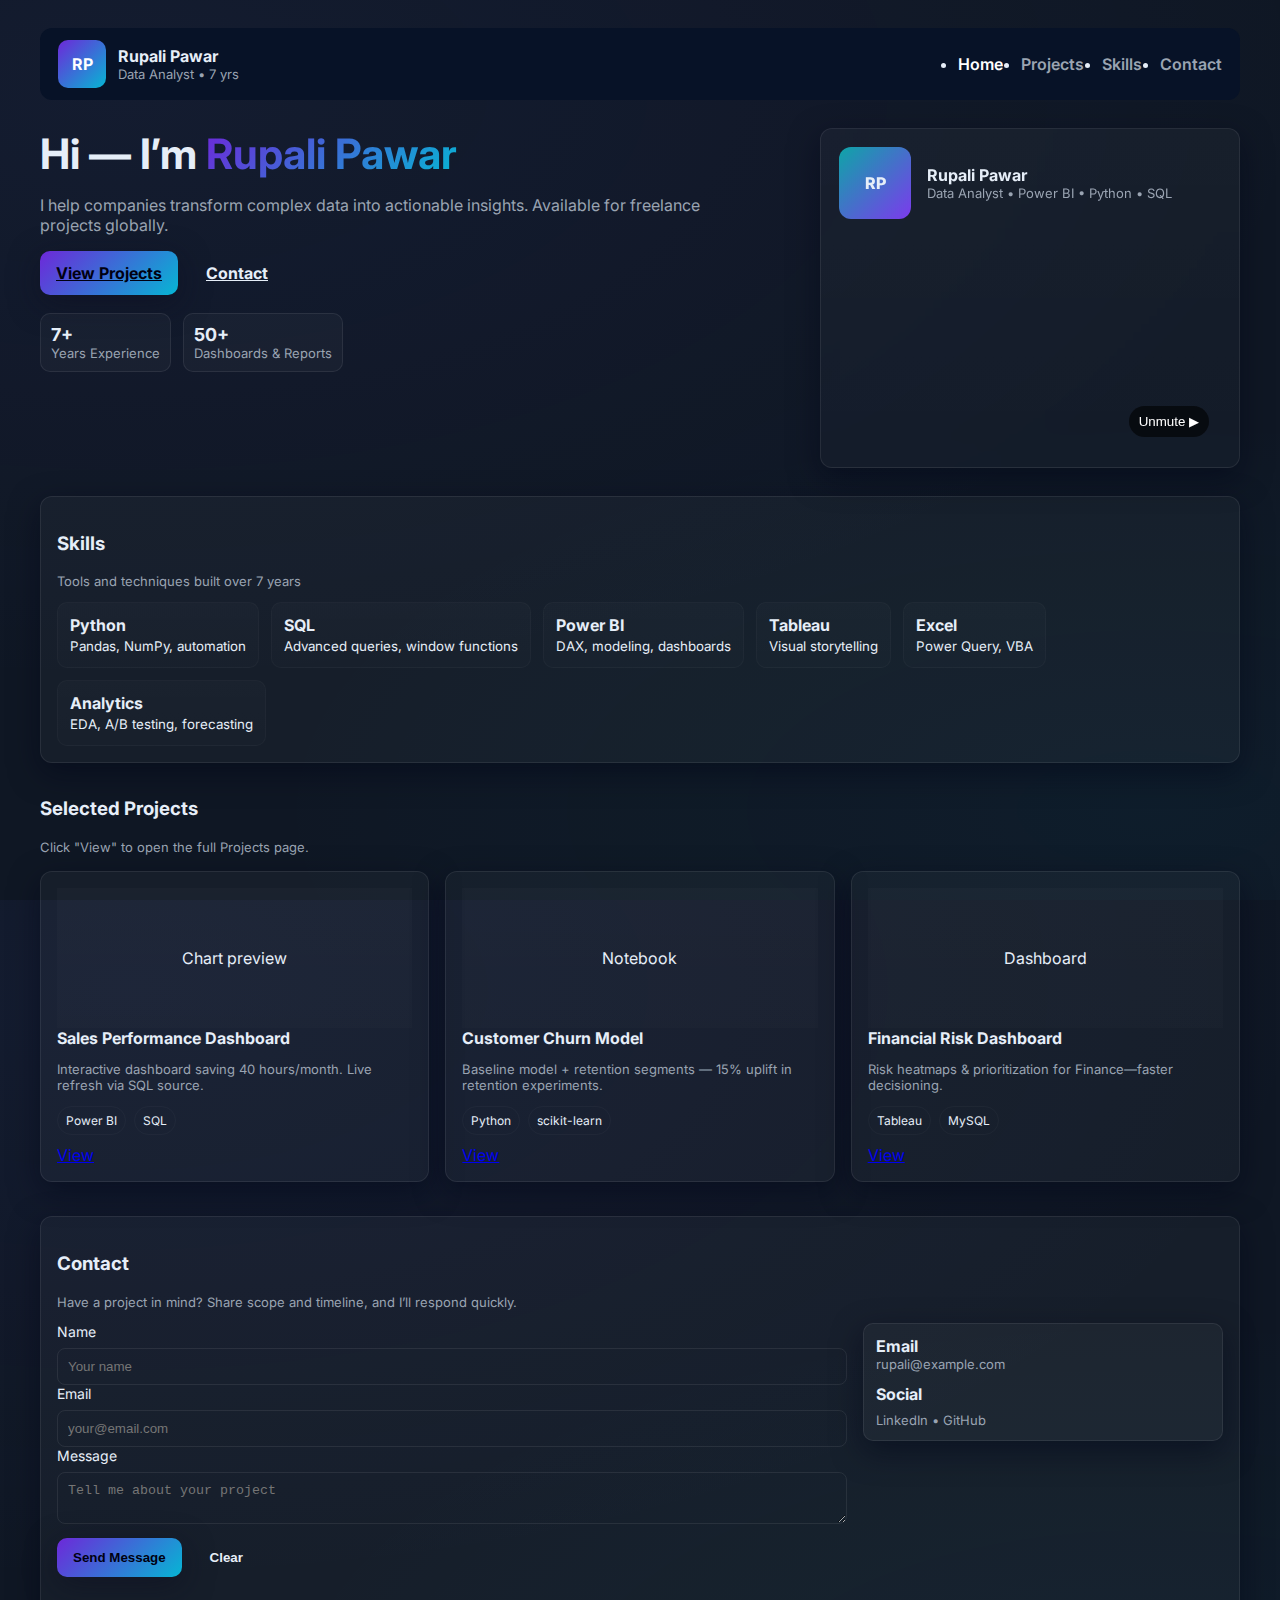
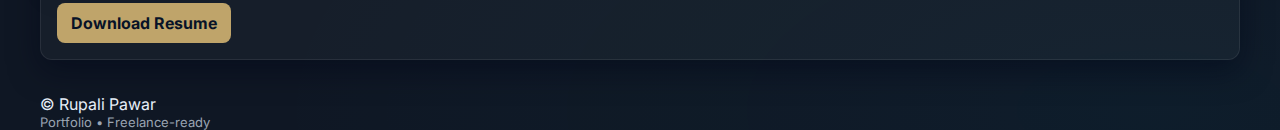
<file: index.html>
<!doctype html>
<html lang="en">
<head>
  <meta charset="utf-8" />
  <meta name="viewport" content="width=device-width,initial-scale=1" />
  <title>Rupali Pawar — Data Analyst (Dashboard)</title>

  <link href="https://fonts.googleapis.com/css2?family=Inter:wght@300;400;600;700;800&display=swap" rel="stylesheet">
  <link rel="stylesheet" href="style.css">
  <script defer src="script.js"></script>
</head>
<body>
  <div class="container">

    <!-- NAV -->
    <header class="nav">
      <div class="brand">
        <div class="logo">RP</div>
        <div class="brand-text">
          <div class="brand-name">Rupali Pawar</div>
          <div class="brand-role">Data Analyst • 7 yrs</div>
        </div>
      </div>

      <nav class="nav-menu" aria-label="Main navigation">
        <ul>
          <li><a href="index.html" class="nav-link active">Home</a></li>
          <li><a href="projects.html" class="nav-link">Projects</a></li>
          <li><a href="#skills" class="nav-link">Skills</a></li>
          <li><a href="#contact" class="nav-link cta">Contact</a></li>
        </ul>

        <button class="hamburger" aria-label="Toggle menu" aria-expanded="false">☰</button>
      </nav>
    </header>

    <!-- HERO -->
    <main>
      <section class="hero reveal" id="intro">
        <div class="hero-left">
          <h1>Hi — I’m <span class="accent">Rupali Pawar</span></h1>
          <p class="lead">I help companies transform complex data into actionable insights. Available for freelance projects globally.</p>

          <div class="btns">
            <a class="btn btn-primary" href="projects.html">View Projects</a>
            <a class="btn btn-ghost" href="#contact">Contact</a>
          </div>

          <div class="quick-stats">
            <div class="stat">
              <div class="stat-num">7+</div>
              <div class="stat-label muted">Years Experience</div>
            </div>
            <div class="stat">
              <div class="stat-num">50+</div>
              <div class="stat-label muted">Dashboards & Reports</div>
            </div>
          </div>
        </div>

        <aside class="hero-right card">
          <div class="profile">
            <div class="avatar">RP</div>
            <div>
              <div style="font-weight:700">Rupali Pawar</div>
              <div class="small muted">Data Analyst • Power BI • Python • SQL</div>
            </div>
          </div>

          <div class="video-preview">
            <!-- placeholder video (replace VIDEO_ID) -->
            <iframe id="introVideo" class="video" src="https://www.youtube.com/embed/VIDEO_ID_HERE?autoplay=1&mute=1&rel=0&modestbranding=1&playsinline=1"
              title="Rupali Pawar — Intro" frameborder="0" allow="autoplay; encrypted-media; picture-in-picture" allowfullscreen></iframe>
            <button id="videoToggle" class="video-toggle">Unmute ▶</button>
          </div>
        </aside>
      </section>

      <!-- SKILLS -->
      <section id="skills" class="reveal card">
        <h3>Skills</h3>
        <p class="small muted">Tools and techniques built over 7 years</p>
        <div class="skills-grid">
          <div class="skill"><b>Python</b><small>Pandas, NumPy, automation</small></div>
          <div class="skill"><b>SQL</b><small>Advanced queries, window functions</small></div>
          <div class="skill"><b>Power BI</b><small>DAX, modeling, dashboards</small></div>
          <div class="skill"><b>Tableau</b><small>Visual storytelling</small></div>
          <div class="skill"><b>Excel</b><small>Power Query, VBA</small></div>
          <div class="skill"><b>Analytics</b><small>EDA, A/B testing, forecasting</small></div>
        </div>
      </section>

      <!-- PROJECTS PREVIEW -->
      <section id="projects-preview" class="reveal">
        <h3>Selected Projects</h3>
        <p class="small muted">Click "View" to open the full Projects page.</p>

        <div class="projects-grid">
          <article class="project card">
            <div class="thumb">Chart preview</div>
            <div class="meta">
              <h4>Sales Performance Dashboard</h4>
              <p class="small muted">Interactive dashboard saving 40 hours/month. Live refresh via SQL source.</p>
              <div class="chips"><span class="chip">Power BI</span><span class="chip">SQL</span></div>
              <div style="margin-top:10px"><a href="projects.html">View</a></div>
            </div>
          </article>

          <article class="project card">
            <div class="thumb">Notebook</div>
            <div class="meta">
              <h4>Customer Churn Model</h4>
              <p class="small muted">Baseline model + retention segments — 15% uplift in retention experiments.</p>
              <div class="chips"><span class="chip">Python</span><span class="chip">scikit-learn</span></div>
              <div style="margin-top:10px"><a href="projects.html">View</a></div>
            </div>
          </article>

          <article class="project card">
            <div class="thumb">Dashboard</div>
            <div class="meta">
              <h4>Financial Risk Dashboard</h4>
              <p class="small muted">Risk heatmaps & prioritization for Finance—faster decisioning.</p>
              <div class="chips"><span class="chip">Tableau</span><span class="chip">MySQL</span></div>
              <div style="margin-top:10px"><a href="projects.html">View</a></div>
            </div>
          </article>
        </div>
      </section>

      <!-- CONTACT -->
      <section id="contact" class="reveal card">
        <h3>Contact</h3>
        <p class="small muted">Have a project in mind? Share scope and timeline, and I’ll respond quickly.</p>

        <div class="contact-grid">
          <div>
            <form id="contactForm">
              <label for="name">Name</label>
              <input id="name" name="name" placeholder="Your name" required>

              <label for="email">Email</label>
              <input id="email" name="email" type="email" placeholder="your@email.com" required>

              <label for="message">Message</label>
              <textarea id="message" name="message" placeholder="Tell me about your project" required></textarea>

              <div style="display:flex;gap:12px;margin-top:10px">
                <button type="submit" class="btn btn-primary">Send Message</button>
                <button type="reset" class="btn btn-ghost">Clear</button>
              </div>

              <div style="margin-top:14px">
                <a class="btn-resume" href="Rupali_Pawar_Resume.pdf" download>Download Resume</a>
              </div>
            </form>
          </div>

          <aside>
            <div class="card" style="padding:12px;border-radius:10px">
              <div style="font-weight:700">Email</div>
              <div class="small muted">rupali@example.com</div>

              <div style="margin-top:12px;font-weight:700">Social</div>
              <div style="margin-top:8px" class="small muted">LinkedIn • GitHub</div>
            </div>
          </aside>
        </div>
      </section>

    </main>

    <footer class="reveal">
      <div>© <span id="year"></span> Rupali Pawar</div>
      <div class="small muted">Portfolio • Freelance-ready</div>
    </footer>
  </div>

  <!-- toast -->
  <div id="toast" class="toast" aria-live="polite"></div>

</body>
</html>
</file>
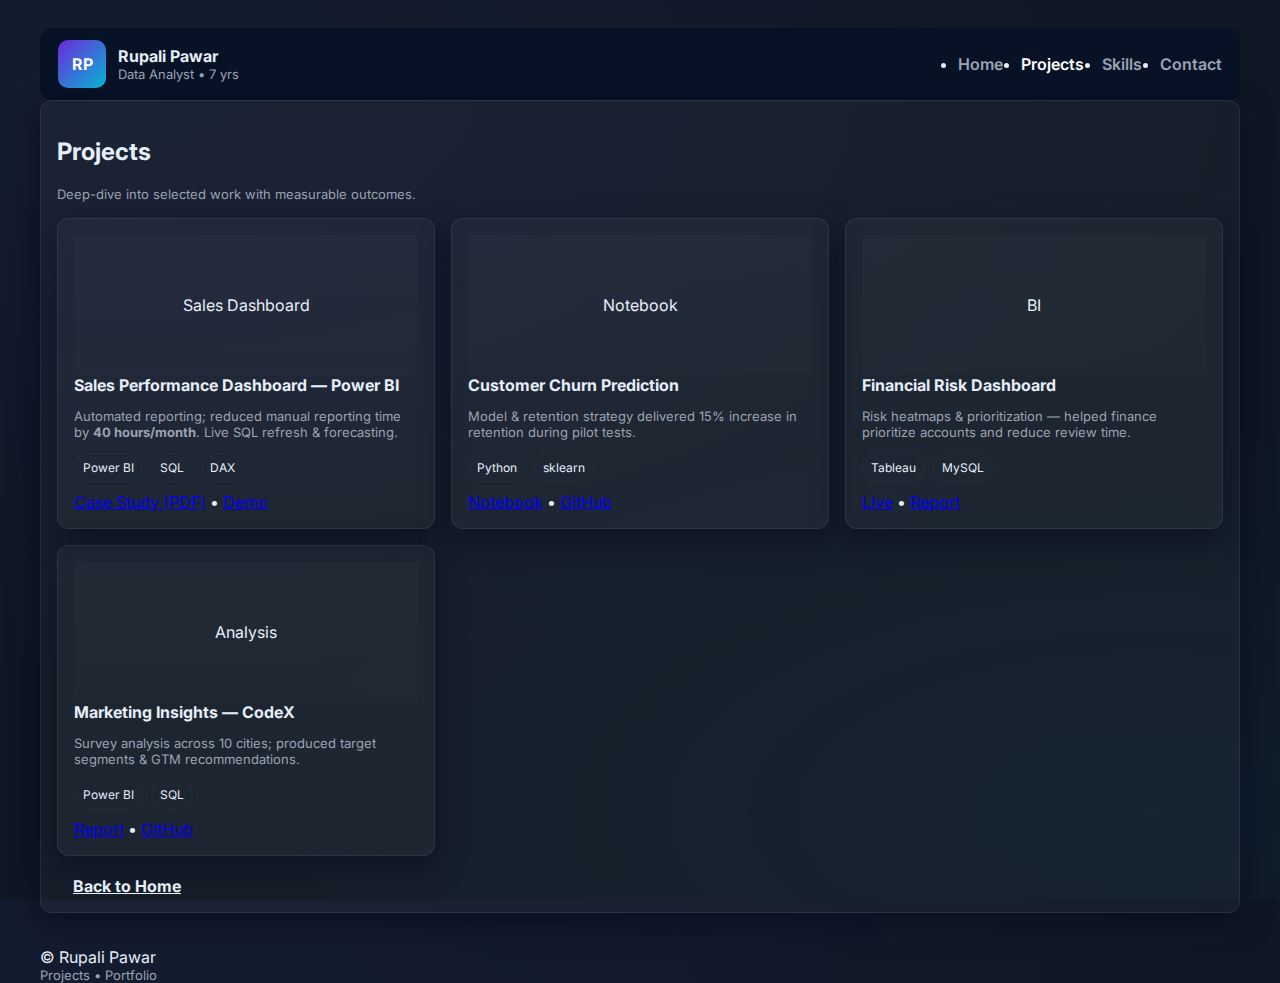
<file: projects.html>
<!doctype html>
<html lang="en">
<head>
  <meta charset="utf-8" />
  <meta name="viewport" content="width=device-width,initial-scale=1" />
  <title>Projects — Rupali Pawar</title>
  <link href="https://fonts.googleapis.com/css2?family=Inter:wght@300;400;600;700;800&display=swap" rel="stylesheet">
  <link rel="stylesheet" href="style.css">
  <script defer src="script.js"></script>
</head>
<body>
  <div class="container">

    <header class="nav">
      <div class="brand">
        <div class="logo">RP</div>
        <div class="brand-text">
          <div class="brand-name">Rupali Pawar</div>
          <div class="brand-role">Data Analyst • 7 yrs</div>
        </div>
      </div>

      <nav class="nav-menu" aria-label="Main navigation">
        <ul>
          <li><a href="index.html" class="nav-link">Home</a></li>
          <li><a href="projects.html" class="nav-link active">Projects</a></li>
          <li><a href="index.html#skills" class="nav-link">Skills</a></li>
          <li><a href="index.html#contact" class="nav-link cta">Contact</a></li>
        </ul>
        <button class="hamburger" aria-label="Toggle menu" aria-expanded="false">☰</button>
      </nav>
    </header>

    <main>
      <section class="reveal card projects-full">
        <h2>Projects</h2>
        <p class="small muted">Deep-dive into selected work with measurable outcomes.</p>

        <div class="projects-grid">
          <article class="project card">
            <div class="thumb">Sales Dashboard</div>
            <div class="meta">
              <h4>Sales Performance Dashboard — Power BI</h4>
              <p class="small muted">Automated reporting; reduced manual reporting time by <strong>40 hours/month</strong>. Live SQL refresh & forecasting.</p>
              <div class="chips"><span class="chip">Power BI</span><span class="chip">SQL</span><span class="chip">DAX</span></div>
              <div style="margin-top:10px"><a class="link" href="#">Case Study (PDF)</a> • <a class="link" href="#">Demo</a></div>
            </div>
          </article>

          <article class="project card">
            <div class="thumb">Notebook</div>
            <div class="meta">
              <h4>Customer Churn Prediction</h4>
              <p class="small muted">Model & retention strategy delivered 15% increase in retention during pilot tests.</p>
              <div class="chips"><span class="chip">Python</span><span class="chip">sklearn</span></div>
              <div style="margin-top:10px"><a class="link" href="#">Notebook</a> • <a class="link" href="#">GitHub</a></div>
            </div>
          </article>

          <article class="project card">
            <div class="thumb">BI</div>
            <div class="meta">
              <h4>Financial Risk Dashboard</h4>
              <p class="small muted">Risk heatmaps & prioritization — helped finance prioritize accounts and reduce review time.</p>
              <div class="chips"><span class="chip">Tableau</span><span class="chip">MySQL</span></div>
              <div style="margin-top:10px"><a class="link" href="#">Live</a> • <a class="link" href="#">Report</a></div>
            </div>
          </article>

          <article class="project card">
            <div class="thumb">Analysis</div>
            <div class="meta">
              <h4>Marketing Insights — CodeX</h4>
              <p class="small muted">Survey analysis across 10 cities; produced target segments & GTM recommendations.</p>
              <div class="chips"><span class="chip">Power BI</span><span class="chip">SQL</span></div>
              <div style="margin-top:10px"><a class="link" href="#">Report</a> • <a class="link" href="#">GitHub</a></div>
            </div>
          </article>
        </div>

        <div style="margin-top:20px">
          <a href="index.html" class="btn btn-ghost">Back to Home</a>
        </div>
      </section>
    </main>

    <footer class="reveal">
      <div>© <span id="year2"></span> Rupali Pawar</div>
      <div class="small muted">Projects • Portfolio</div>
    </footer>
  </div>

  <!-- toast -->
  <div id="toast" class="toast" aria-live="polite"></div>
</body>
</html>
</file>
<file: style.css>
:root {
  --bg: #0f1724;
  --card: rgba(255,255,255,0.03);
  --glass: rgba(255,255,255,0.04);
  --accent-grad: linear-gradient(135deg,#6d28d9 0%,#06b6d4 100%);
  --muted: #9aa4b2;
  --glass-border: rgba(255,255,255,0.08);
  --max-width: 1200px;
  --gold: #bfa46a;
}

/* base */
*{box-sizing:border-box}
html,body{height:100%}
body{
  margin:0;
  font-family: Inter, system-ui, -apple-system, "Segoe UI", Roboto, "Helvetica Neue", Arial;
  background: radial-gradient(1200px 600px at 10% 10%, rgba(99,102,241,0.06), transparent),
              radial-gradient(900px 400px at 90% 90%, rgba(6,182,212,0.04), transparent),
              var(--bg);
  color:#e6eef8;
  -webkit-font-smoothing:antialiased;
  -moz-osx-font-smoothing:grayscale;
  padding:28px 18px;
  display:flex;
  justify-content:center;
}
.container{width:100%;max-width:var(--max-width)}

/* NAV */
.nav{display:flex;align-items:center;justify-content:space-between;padding:14px 0;background:#071227;border-radius:12px;padding:12px 18px;}
.brand{display:flex;align-items:center;gap:12px}
.logo{width:48px;height:48px;border-radius:10px;background:var(--accent-grad);display:flex;align-items:center;justify-content:center;font-weight:700;color:#fff}
.brand-text .brand-name{font-weight:700}
.brand-text .brand-role{font-size:13px;color:var(--muted)}

.nav-menu ul{display:flex;gap:18px;align-items:center;margin:0;padding:0}
.nav-menu a{color:var(--muted);text-decoration:none;font-weight:600}
.nav-menu a:hover,.nav-menu a.active{color:#fff}
.hamburger{display:none;background:transparent;border:0;color:#e6eef8;font-size:20px;cursor:pointer}

/* HERO */
.hero{display:grid;grid-template-columns:1fr 420px;gap:28px;align-items:start;margin:28px 0}
.hero-left h1{font-size:42px;margin:0 0 12px 0}
.accent{background:var(--accent-grad);-webkit-background-clip:text;background-clip:text;color:transparent}
.lead{color:var(--muted);max-width:700px;margin-bottom:16px}
.btns{display:flex;gap:12px}
.btn{padding:12px 16px;border-radius:10px;border:0;font-weight:700;cursor:pointer}
.btn-primary{background:var(--accent-grad);box-shadow:0 8px 30px rgba(13,14,31,0.5);color:#001}
.btn-ghost{background:transparent;border:1px solid var(--glass-border;color:#e6eef8);color:#e6eef8}
.quick-stats{display:flex;gap:12px;margin-top:18px}
.stat{background:var(--card);padding:10px;border-radius:10px;border:1px solid var(--glass-border)}
.stat-num{font-weight:700;font-size:18px}
.stat-label{font-size:13px;color:var(--muted)}

/* hero right */
.hero-right.card{backdrop-filter:blur(8px);background:linear-gradient(180deg,rgba(255,255,255,0.03),rgba(255,255,255,0.02));border:1px solid var(--glass-border);padding:18px;border-radius:12px}
.profile{display:flex;gap:16px;align-items:center}
.avatar{width:72px;height:72px;border-radius:12px;background:linear-gradient(135deg,#0ea5a7,#7c3aed);display:flex;align-items:center;justify-content:center;font-weight:800}
.video-preview{margin-top:16px;position:relative}
.video{width:100%;height:210px;border:0;border-radius:8px}
.video-toggle{position:absolute;right:12px;bottom:12px;padding:8px 10px;border-radius:999px;background:rgba(0,0,0,0.6);color:#fff;border:0;cursor:pointer}

/* SECTIONS & CARDS */
section{margin-bottom:34px}
.card{background:var(--card);border-radius:12px;padding:16px;border:1px solid var(--glass-border);box-shadow:0 10px 30px rgba(2,6,23,0.5)}
.small{font-size:13px}
.muted{color:var(--muted)}

/* skills */
.skills-grid{display:flex;flex-wrap:wrap;gap:12px;margin-top:12px}
.skill{min-width:120px;padding:12px;border-radius:10px;background:linear-gradient(180deg,rgba(255,255,255,0.02),rgba(255,255,255,0.01));border:1px solid rgba(255,255,255,0.03)}
.skill b{display:block}

/* projects */
.projects-grid{display:grid;grid-template-columns:repeat(3,1fr);gap:16px;margin-top:16px}
.project .thumb{height:140px;background:linear-gradient(180deg,rgba(255,255,255,0.02),rgba(255,255,255,0.01));display:flex;align-items:center;justify-content:center}
.meta h4{margin:0 0 6px 0}
.chips{display:flex;gap:8px;margin-top:8px;flex-wrap:wrap}
.chip{padding:6px 8px;border-radius:999px;border:1px solid rgba(255,255,255,0.03);font-size:12px}

/* contact */
.contact-grid{display:grid;grid-template-columns:1fr 360px;gap:16px}
.contact-grid form label{display:block;margin-bottom:8px;font-size:14px}
.contact-grid input, .contact-grid textarea{width:100%;padding:10px;border-radius:8px;border:1px solid var(--glass-border);background:transparent;color:#e6eef8}
.btn-resume{display:inline-block;margin-top:12px;padding:10px 14px;border-radius:8px;background:var(--gold);color:#071227;font-weight:700;text-decoration:none}

/* toast */
.toast{position:fixed;bottom:30px;right:30px;background:linear-gradient(135deg,#06b6d4,#6d28d9);color:#fff;padding:12px 18px;border-radius:10px;box-shadow:0 10px 30px rgba(0,0,0,0.4);opacity:0;transform:translateY(20px);transition:opacity .4s,transform .4s;z-index:1200}
.toast.show{opacity:1;transform:translateY(0)}

/* responsive */
@media(max-width:1000px){.hero{grid-template-columns:1fr}.projects-grid{grid-template-columns:repeat(2,1fr)}.contact-grid{grid-template-columns:1fr}.nav-menu ul{display:none}.hamburger{display:inline-block}}
@media(max-width:640px){.projects-grid{grid-template-columns:1fr}.avatar{width:60px;height:60px}.video{height:180px}}
</file>
